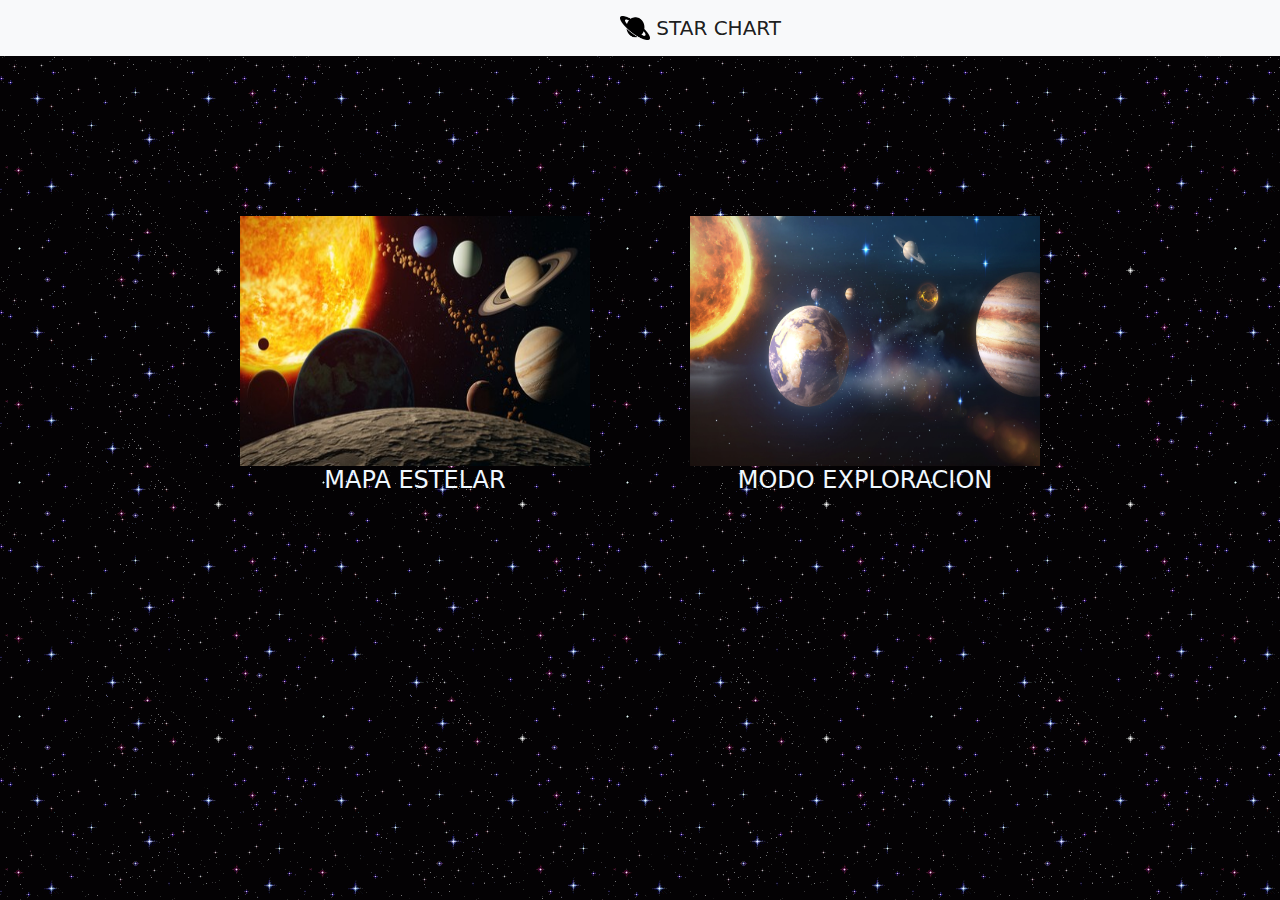
<file: index.html>
<!DOCTYPE html>
<html lang="en">
<head>
    <meta charset="UTF-8">
    <meta http-equiv="X-UA-Compatible" content="IE=edge">
    <meta name="viewport" content="width=device-width, initial-scale=1.0">
    <link href="/css/bootstrap.min.css" rel="stylesheet">
    <link href="estilos/index.css" rel="stylesheet">
    <meta name="description" content="Explora en diversos sitios los rincones del universo via informacion como en mapa estelar o en persona como el modo exploracion.">
    <meta name="keywords" content="EXPLORACION, UNIVERSO, MAPA ESTELAR, ESPACIO">
    <title>star chart</title>

</head>
<body>
    <nav class="navbar navbar-light bg-light">
        <div class="container-fluid" >
          <a class="navbar-brand" href="#" >
            <img src="/img/saturnoPng.png" alt="logo" width="30" height="24" class="d-inline-block align-text-top">
            star chart
          </a>
        </div>
      </nav>

      <div class="estelar">
          <a href="mapa.html">
              <img src="/img/mapaEstelar.jpg" width="350px" height="250px" alt="mapa estrellas">
             <h4>mapa estelar</h4>
            </a>
      </div>

      <div class="exploracion">
         <a href="exploracion.html">
          <img src="/img/ModoExploracion.jpg" width="350px" height="250px" alt="exploracion de estrellas">
           <h4> modo exploracion</h4>
        </a>
      </div>
      <script src="./js/bootstrap.min.js"></script>
</body>
</html>
</file>
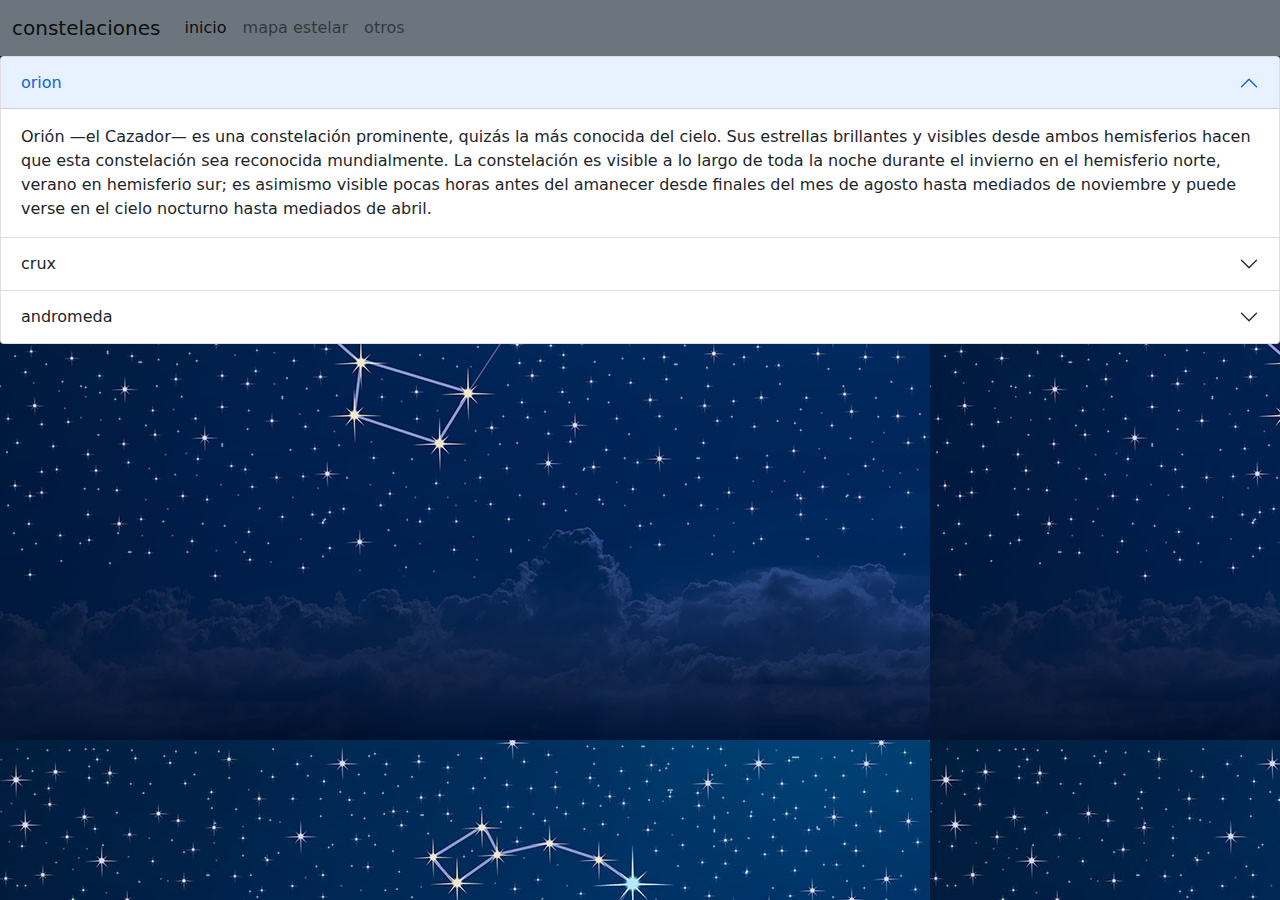
<file: constelaciones.html>
<!DOCTYPE html>
<html lang="en">
<head>
    <meta charset="UTF-8">
    <meta http-equiv="X-UA-Compatible" content="IE=edge">
    <meta name="viewport" content="width=device-width, initial-scale=1.0">
    <title>constelaciones</title>
    <link href="/css/bootstrap.min.css" rel="stylesheet">  
    <link href="/estilos/constelaciones.css" rel="stylesheet">
    <meta name="description" content="informacion y curiosidades acerca de principales constelaciones.">
    <meta name="keywords" content="CONSTELACION, CONSTELACIONES, ANDROMEDA, ORION, CRUX">
</head>
<body>
    <nav class="navbar navbar-expand-lg navbar-light bg-secondary">
        <div class="container-fluid">
          <a class="navbar-brand" href="#">constelaciones</a>
          <button class="navbar-toggler" type="button" data-bs-toggle="collapse" data-bs-target="#navbarNav" aria-controls="navbarNav" aria-expanded="false" aria-label="Toggle navigation">
            <span class="navbar-toggler-icon"></span>
          </button>
          <div class="collapse navbar-collapse" id="navbarNav">
            <ul class="navbar-nav">
              <li class="nav-item">
                <a class="nav-link active" aria-current="page" href="index.html">inicio</a>
              </li>
              <li class="nav-item">
                <a class="nav-link" href="mapa.html">mapa estelar</a>
              </li>
              <li class="nav-item">
                <a class="nav-link" href="#">otros</a>
              </li>
            </ul>
          </div>
        </div>
      </nav>
    <div class="accordion" id="accordionExample">
        <div class="accordion-item">
          <h2 class="accordion-header" id="headingOne">
            <button class="accordion-button" type="button" data-bs-toggle="collapse" data-bs-target="#collapseOne" aria-expanded="true" aria-controls="collapseOne">
              orion
            </button>
          </h2>
          <div id="collapseOne" class="accordion-collapse collapse show" aria-labelledby="headingOne" data-bs-parent="#accordionExample">
            <div class="accordion-body">
              Orión —el Cazador— es una constelación prominente, quizás la más conocida del cielo. Sus estrellas brillantes y visibles desde ambos hemisferios hacen que esta constelación sea reconocida mundialmente. La constelación es visible a lo largo de toda la noche durante el invierno en el hemisferio norte, verano en hemisferio sur; es asimismo visible pocas horas antes del amanecer desde finales del mes de agosto hasta mediados de noviembre y puede verse en el cielo nocturno hasta mediados de abril. 
            </div>
          </div>
        </div>
        <div class="accordion-item">
          <h2 class="accordion-header" id="headingTwo">
            <button class="accordion-button collapsed" type="button" data-bs-toggle="collapse" data-bs-target="#collapseTwo" aria-expanded="false" aria-controls="collapseTwo">
              crux
            </button>
          </h2>
          <div id="collapseTwo" class="accordion-collapse collapse" aria-labelledby="headingTwo" data-bs-parent="#accordionExample">
            <div class="accordion-body">
              Crux​ es una constelación del hemisferio sur celeste, compuesta por dos travesaños cruzados, uno de 4.2 y el otro de 5.4 grados de largo, y ocupa una zona de solo sesenta y ocho grados cuadrados, por lo que cubre apenas 1/600 del cielo. Es la más pequeña de las ochenta y ocho constelaciones que conforman la bóveda celeste según los límites marcados en 1930 por la Unión Astronómica Internacional (UAI).
            </div>
          </div>
        </div>
        <div class="accordion-item">
          <h2 class="accordion-header" id="headingThree">
            <button class="accordion-button collapsed" type="button" data-bs-toggle="collapse" data-bs-target="#collapseThree" aria-expanded="false" aria-controls="collapseThree">
              andromeda
            </button>
          </h2>
          <div id="collapseThree" class="accordion-collapse collapse" aria-labelledby="headingThree" data-bs-parent="#accordionExample">
            <div class="accordion-body">
              Andrómeda es una de las cuarenta y ocho constelaciones enumeradas por el astrónomo grecorromano del siglo II Claudio Ptolomeo, siendo en la actualidad una de las ochenta y ocho constelaciones modernas. Situada al norte del ecuador celeste, lleva el nombre de Andrómeda, la hija de Cefeo y Casiopea, que fue encadenada a una roca para ser devorada por el monstruo marino Ceto. Es más visible en las noches de otoño del hemisferio norte, al igual que otras constelaciones nombradas por personajes del mito de Perseo. Dada su declinación septentrional, Andrómeda solo es visible al norte de la latitud 40° sur. Para los observadores más meridionales, está siempre por debajo del horizonte.
            </div>
          </div>
        </div>
      </div>
      <script src="./js/bootstrap.min.js"></script>
</body>
</html>
</file>
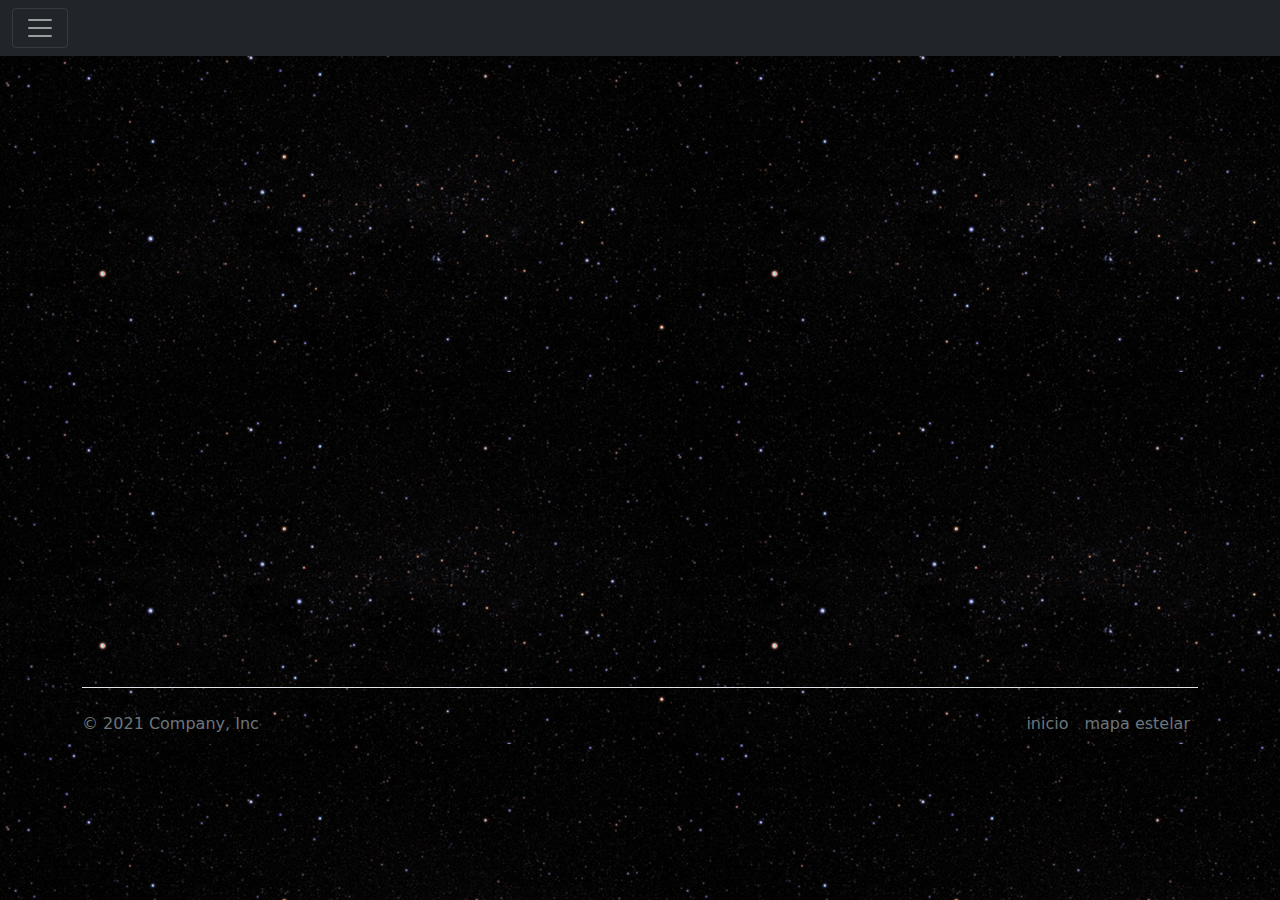
<file: exploracion.html>
<!DOCTYPE html>
<html lang="en">
<head>
    <meta charset="UTF-8">
    <meta http-equiv="X-UA-Compatible" content="IE=edge">
    <meta name="viewport" content="width=device-width, initial-scale=1.0">
    <link href="/css/bootstrap.min.css" rel="stylesheet"> 
    <link href="/estilos/exploracion.css" rel="stylesheet">
    <meta name="description" content="vive en carne y hueso las maravillas del universo observable.">
    <meta name="keywords" content="MODO EXPLORACION, UNIVERSO, ESPACIO">
    <title>Modo Exploracion</title>
</head>
<body>
    <div class="collapse" id="navbarToggleExternalContent">
        <div class="bg-dark p-4">
          <h5 class="text-white h4">Modo Exploracion</h5>
          <span class="text-muted">Descarga y vive una experiencia unica viajando por el universo.</span>
        </div>
      </div>
      <nav class="navbar navbar-dark bg-dark">
        <div class="container-fluid">
          <button class="navbar-toggler" type="button" data-bs-toggle="collapse" data-bs-target="#navbarToggleExternalContent" aria-controls="navbarToggleExternalContent" aria-expanded="false" aria-label="Toggle navigation">
            <span class="navbar-toggler-icon"></span>
          </button>
        </div>
      </nav>
    <iframe src="https://spaceengine.org/#arrowabout" width="500px" height="600px" class="frame"></iframe>
    <div class="container">
        <footer class="d-flex flex-wrap justify-content-between align-items-center py-3 my-4 border-top">
          <p class="col-md-4 mb-0 text-muted">© 2021 Company, Inc</p>
      
          <a href="/" class="col-md-4 d-flex align-items-center justify-content-center mb-3 mb-md-0 me-md-auto link-dark text-decoration-none">
            <svg class="bi me-2" width="40" height="32"><use xlink:href="#bootstrap"></use></svg>
          </a>
      
          <ul class="nav col-md-4 justify-content-end">
            <li class="nav-item"><a href="index.html" class="nav-link px-2 text-muted">inicio</a></li>
            <li class="nav-item"><a href="mapa.html" class="nav-link px-2 text-muted">mapa estelar</a></li>
          </ul>
        </footer>
      </div>
    <script src="./js/bootstrap.min.js"></script>
</body>
</html>
</file>
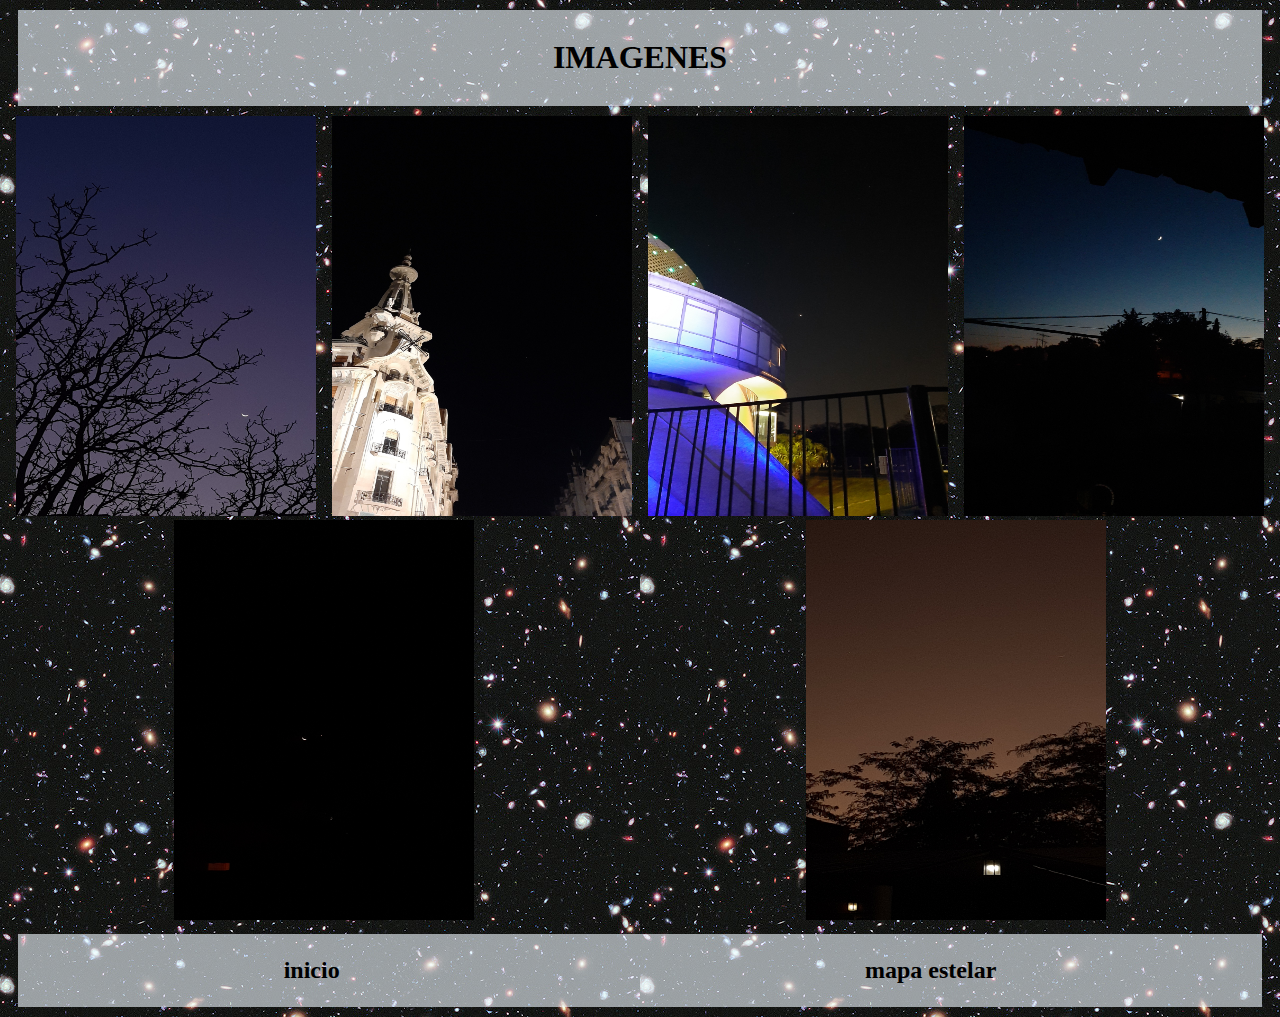
<file: imagenes.html>
<!DOCTYPE html>
<html lang="en">
<head>
    <meta charset="UTF-8">
    <meta http-equiv="X-UA-Compatible" content="IE=edge">
    <meta name="viewport" content="width=device-width, initial-scale=1.0">
    <meta name="description" content="Imagenes del cielo nocturno en diversos lados.">
    <meta name="keywords" content="IMAGENES, ESPACIO, INSTAGRAM, UNIVERSO">
    <link rel="stylesheet" href="estilos/imagenes.css">
    <title>imagenes</title>
</head>
<body>
    <header>
        <h1>imagenes</h1>
    </header>

    <div class="contenedor">
        <a href="https://www.instagram.com/p/CZpWCU3JkVp/"><img src="img/20211009_192010.jpg" alt="espacio"></a>
        <a href="https://www.instagram.com/p/CZpV5l2J8Q7/"><img src="img/20211010_035431.jpg" alt="espacio"></a>
        <a href="https://www.instagram.com/p/CZpVlF7JuQD/"><img src="img/20211024_205306.jpg" alt="espacio"></a>
        <a href="https://www.instagram.com/p/CZpVWtLJnh7/"><img src="img/20211130_050353.jpg" alt="esapcio"></a>
        <a href="https://www.instagram.com/p/CZpWPLlpdpT/"><img src="img/20211206_210550.jpg" alt="esapcio"></a>
        <a href="https://www.instagram.com/p/CZpUnPAJ7Ll/"><img src="img/20220130_060058.jpg" alt="espacio"></a>


    </div>
    

    <footer>
        <a href="index.html"><h2>inicio</h2></a>
        <a href="mapa.html"><h2>mapa estelar</h2></a>
    </footer>
</body>
</html>
</file>
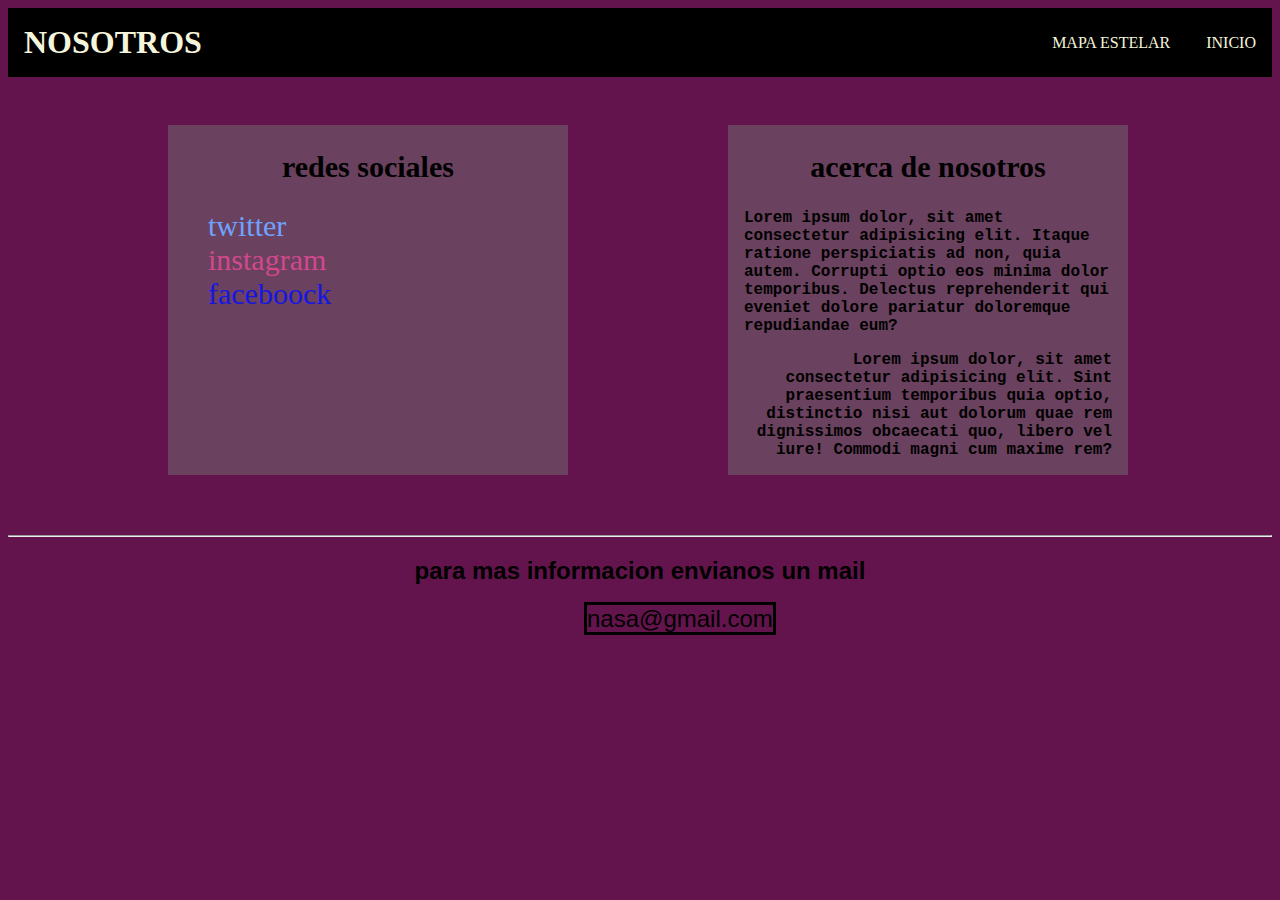
<file: nosotros.html>
<!DOCTYPE html>
<html lang="en">
<head>
    <meta charset="UTF-8">
    <meta http-equiv="X-UA-Compatible" content="IE=edge">
    <link href="css/estilo.css" rel="stylesheet">
    <meta name="viewport" content="width=device-width, initial-scale=1.0">
    <meta name="description" content="acerca de nosotros.">
    <meta name="keywords" content="NOSOTROS, TWITTER, INSTAGRAM, FACEBOOCK">
    <title>nosotros</title>
</head>
<body>
    <header class="cabecero"> 
        <h1>nosotros</h1>
        <nav>   
          <ul>
              <li><a href="mapa.html">mapa estelar</a></li>
              <li><a href="index.html">inicio</a></li>
          </ul>
       </nav>
    </header>
    <section class="seccion1">
        <h2>redes sociales</h2>
        <nav>
            <ul>
                <li><a class="twitter" href="#">twitter</a></li>
                <li><a class="instagram" href="#">instagram</a></li>
                <li><a class="faceboock" href="#">faceboock</a></li>
            </ul>
        </nav>
    </section>

    <section class="seccion2">
        <h2>acerca de nosotros</h2>
          <p class="primerEstilo"> Lorem ipsum dolor, sit amet consectetur adipisicing elit. Itaque ratione perspiciatis ad non, quia autem. Corrupti optio eos minima dolor temporibus. Delectus reprehenderit qui eveniet dolore pariatur doloremque repudiandae eum?
          </p>
        <p class="segundoEstilo">
            Lorem ipsum dolor, sit amet consectetur adipisicing elit. Sint praesentium temporibus quia optio, distinctio nisi aut dolorum quae rem dignissimos obcaecati quo, libero vel iure! Commodi magni cum maxime rem?
        </p>
    </section>
    <br>
    <br>
    <br>
    <br>
    <br>
    <br>
    <br>
    <br>
    <br>
    <br>
    <br>
    <br>
    <br>
    <br>
    <br>
    <br>
    <br>
    <br>
    <br>
    <br>
    <br>
    <br>
    <br>
    <br>
    <br>
    <hr>
    <footer><h2 class="parrafoConEstilo">para mas informacion envianos un mail</h2>
    <a href="#" class="parrafoConEstilo">nasa@gmail.com</a></footer>
    

</body>
</html>
</file>
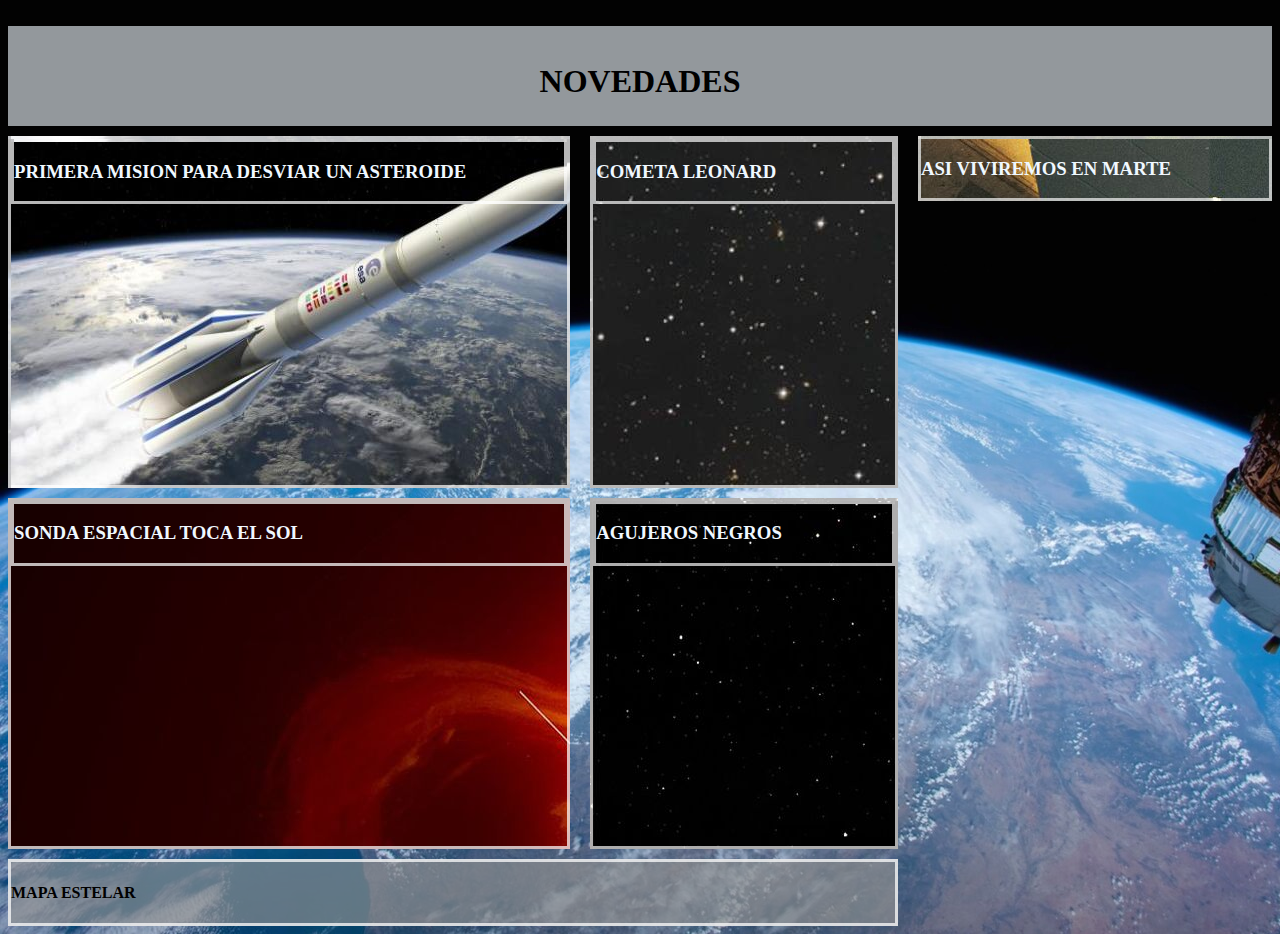
<file: novedades.html>
<!DOCTYPE html>
<html lang="en">
<head>
    <meta charset="UTF-8">
    <meta http-equiv="X-UA-Compatible" content="IE=edge">
    <meta name="viewport" content="width=device-width, initial-scale=1.0">
    <title>Novedades</title>
    <link href="./estilos/style2.css" rel="stylesheet">
    <meta name="description" content="novedades y noticas acerca de lo que pasa ultimamente en las profundidades del universo." >  
    <meta name="keywords" content="NOVEDADES, NOTICIAS, ASTEROIDE, COMETA, SOL, SONDA, AGUJEROS NEGROS">
</head>
<body id="fondoBody"> <img>
    <div id="gridNovedades">
        <header class="header__contenido">
          <h1> novedades </h1>
        </header>
        <a class="section__contenido" href="https://www.lanacion.com.ar/sociedad/primera-mision-de-prueba-para-defender-el-planeta-como-sera-el-impacto-de-la-nave-de-la-nasa-contra-nid25112021/" target="_blank">
            <section class="section__contenido"> <h3>primera mision para desviar un asteroide</h3></section>
        </a>
        <a class="section__contenido2" href="https://cadenaser.com/ser/2021/12/12/ciencia/1639325143_834204.html" target="_blank">
            <section class="section__contenido2"><h3>COMETA LEONARD</h3></section>
        </a>
        <a class="section__contenido3" href="https://elpais.com/ciencia/2021-12-15/una-sonda-espacial-de-la-nasa-toca-el-sol.html" target="_blank">
            <section class="section__contenido3"><h3>sonda espacial toca el sol</h3></section>
        </a>
        <a class="section__contenido4" href="https://elpais.com/ciencia/vacio-cosmico/2021-11-23/agujeros-negros-tan-antiguos-como-el-mismo-universo-los-primordiales.html" target="_blank">
            <section class="section__contenido4"> <h3>agujeros negros</h3></section>
        </a> 
        <a class="aside_contenido" href="https://elpais.com/eps/2021-11-05/asi-viviremos-en-marte.html" target="_blank">   
            <aside class="aside__contenido"><h3>asi viviremos en marte</h3></aside>
        </a>
        <footer class="footer__contenido"><a href="mapa.html"><h4>mapa estelar</h4></a></footer> 

        

    </div>
    
    
</body>
</html>
</file>
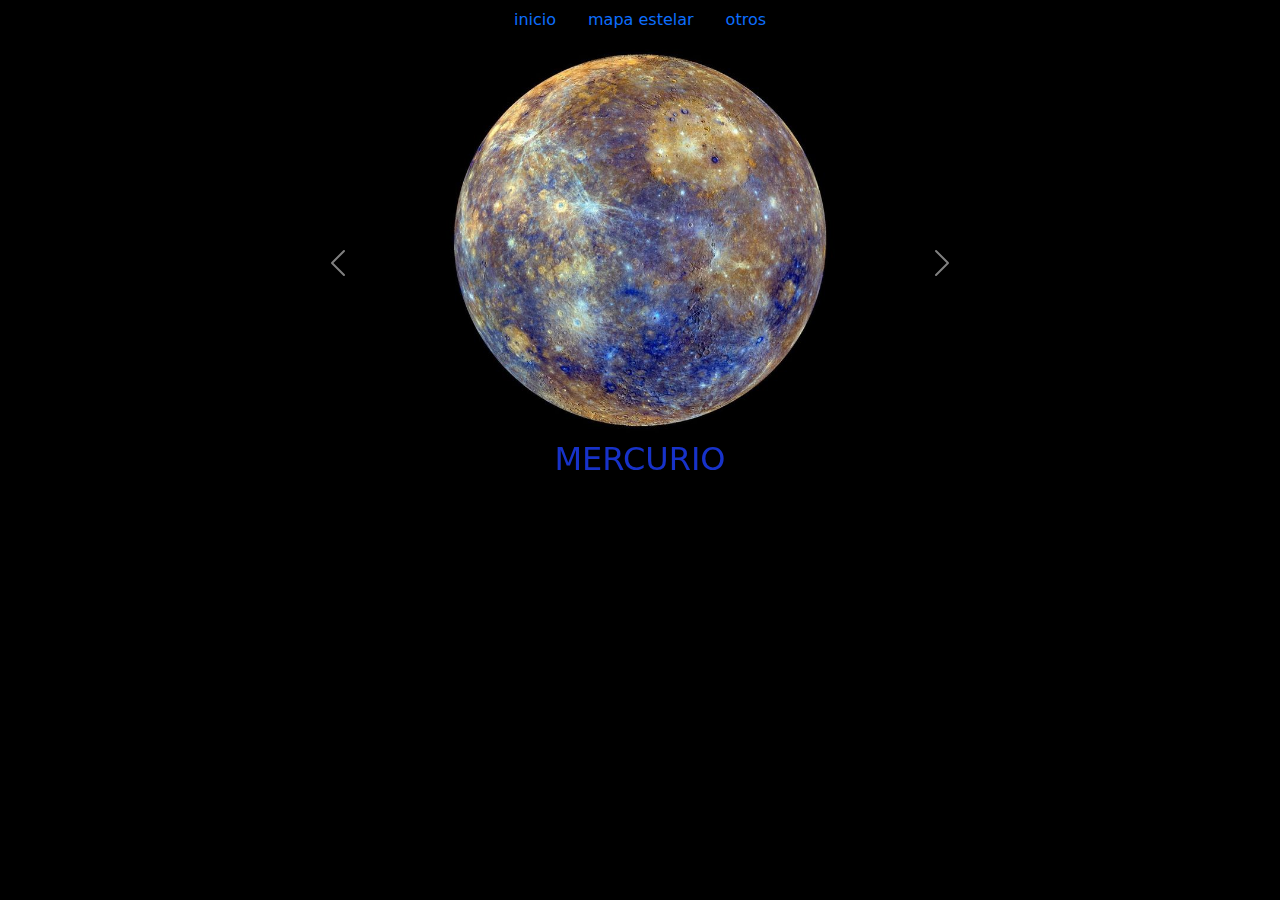
<file: planetas.html>
<!DOCTYPE html>
<html lang="en">
<head>
    <meta charset="UTF-8">
    <meta http-equiv="X-UA-Compatible" content="IE=edge">
    <meta name="viewport" content="width=device-width, initial-scale=1.0">
    <link href="/css/bootstrap.min.css" rel="stylesheet"> 
    <link href="/estilos/planetas.css" rel="stylesheet">
    <meta name="description" content="Informacion basica acerca de los planetas del sistema solar.">
    <meta name="keywords" content="PLANETAS, MERCURIO, VENUS, TIERRA, MARTES, JUPITER, SATURNO, URANO, NEPTUNO">
    <title>planetas</title>
</head>
<ul class="nav justify-content-center">
    <li class="nav-item">
      <a class="nav-link active" aria-current="page" href="index.html">inicio</a>
    </li>
    <li class="nav-item">
      <a class="nav-link" href="mapa.html">mapa estelar </a>
    </li>
    <li class="nav-item">
      <a class="nav-link" href="#">otros</a>
    </li>
  </ul>
<ul class="nav justify-content-center">
<body>
    <div id="carouselExampleFade" class="carousel slide carousel-fade" data-bs-ride="carousel">
        <div class="carousel-inner">
          <div class="carousel-item active">
            <img src="/img/mercurio.jpg" class="d-block w-100" alt="mercurio">
            <h2>mercurio</h2>
          </div>
          <div class="carousel-item">
            <img src="/img/venus.jpg" class="d-block w-100" alt="venus">
            <h2>venus</h2>
          </div>
          <div class="carousel-item">
            <img src="/img/tierra.jpg" class="d-block w-100" alt="tierra">
            <h2>tierra</h2>
          </div>
          <div class="carousel-item">
            <img src="img/marte1.jpg" class="d-block w-100" alt="marte">
            <h2>marte</h2>
          </div>
          <div class="carousel-item">
            <img src="img/PIA22946-Jupiter-RedSpot-JunoSpacecraft-20190212.jpg" class="d-block w-100" alt="jupiter">
            <h2>jupiter</h2>
          </div>
          <div class="carousel-item">
            <img src="img/saturno.png" class="d-block w-100" alt="saturno">
            <h2>saturno</h2>
          </div>
          <div class="carousel-item">
            <img src="img/neptuno.jpg" class="d-block w-100" alt="neptuno">
            <h2>neptuno</h2>
          </div>
          <div class="carousel-item">
            <img src="img/Uranus2.jpg" class="d-block w-100" alt="urano">
            <h2>urano</h2>
          </div>
        </div>
        <button class="carousel-control-prev" type="button" data-bs-target="#carouselExampleFade" data-bs-slide="prev">
          <span class="carousel-control-prev-icon" aria-hidden="true"></span>
          <span class="visually-hidden">Previous</span>
        </button>
        <button class="carousel-control-next" type="button" data-bs-target="#carouselExampleFade" data-bs-slide="next">
          <span class="carousel-control-next-icon" aria-hidden="true"></span>
          <span class="visually-hidden">Next</span>
        </button>
      </div>

    <script src="./js/bootstrap.min.js"></script>
</body>
</html>
</file>
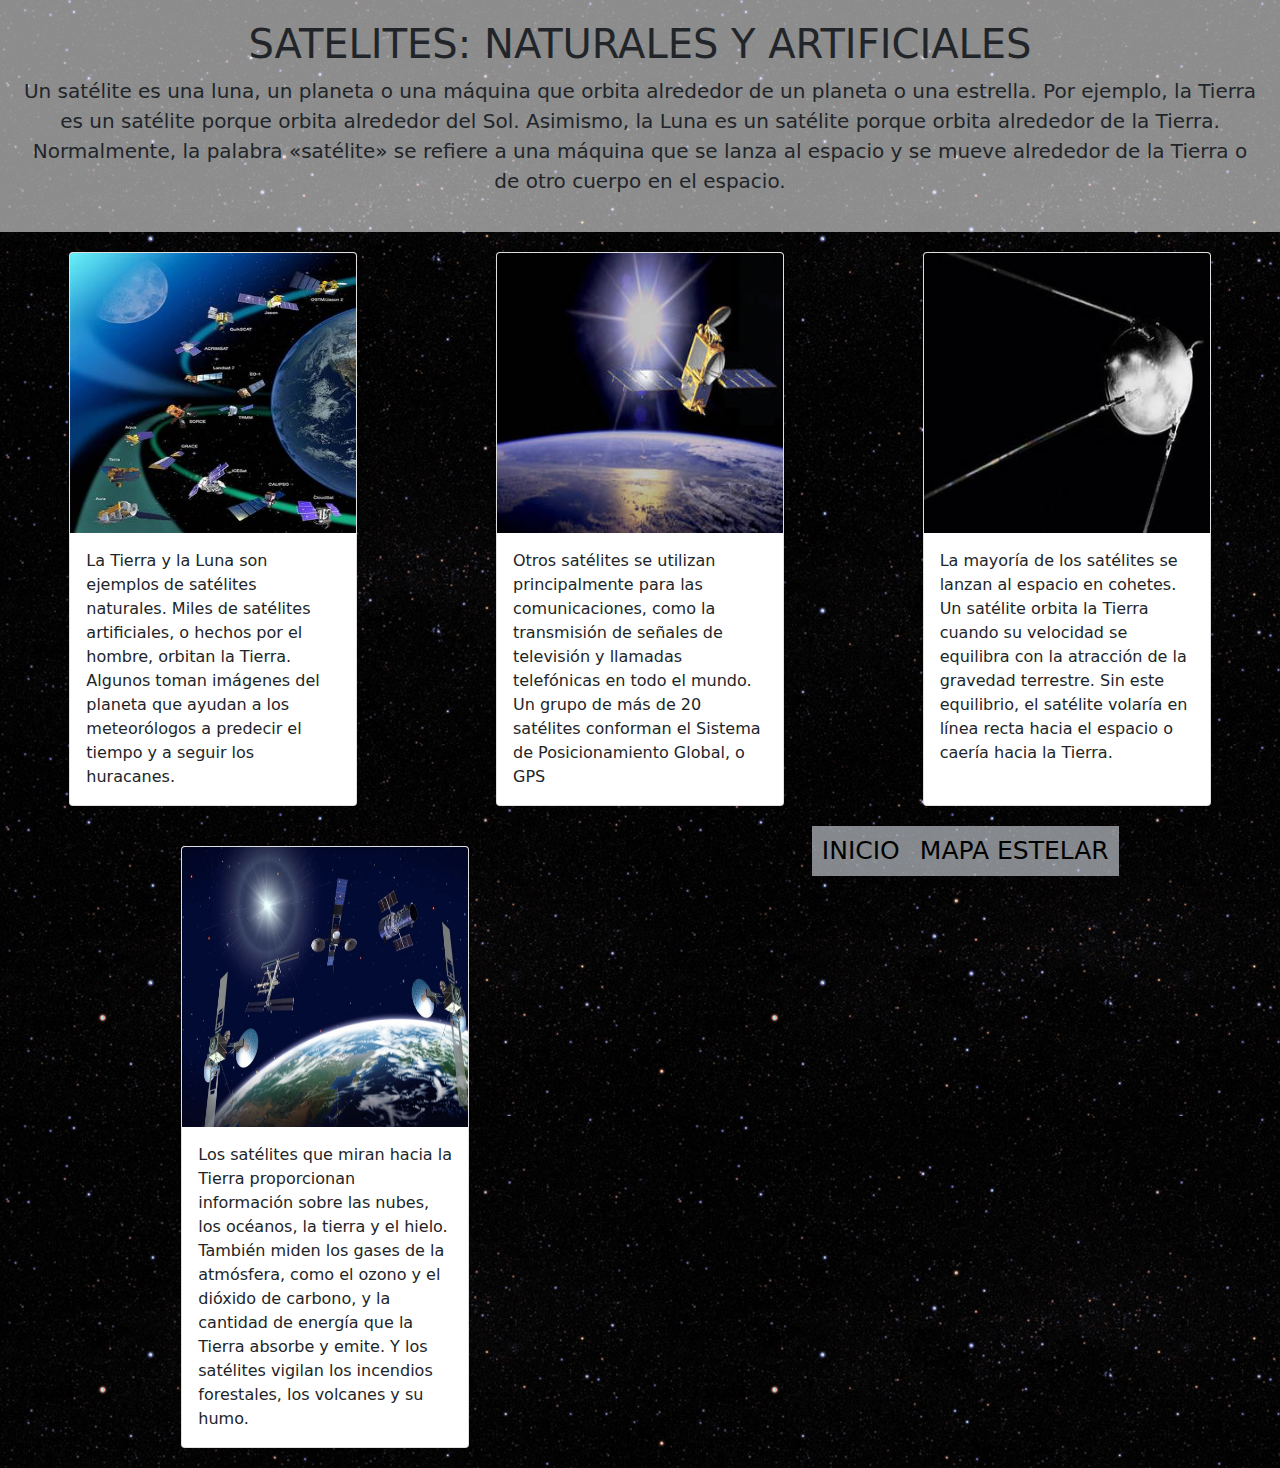
<file: satelites.html>
<!DOCTYPE html>
<html lang="en">
<head>
    <meta charset="UTF-8">
    <meta http-equiv="X-UA-Compatible" content="IE=edge">
    <meta name="viewport" content="width=device-width, initial-scale=1.0">
    <meta name="description" content="informacion basica acerca de satelites naturales y artificales">
    <meta name="keywords" content="ARTIFICIAL, SATELITE, SONDA, LUNA, MAQUINA">
    <link rel="stylesheet" href="css/satelites.css">
    <title>satelites</title>
    <link rel="stylesheet" href="css/bootstrap.css">
</head>
<body>
   <header>
       
    <h1>satelites: naturales y artificiales</h1>
    <p>Un satélite es una luna, un planeta o una máquina que orbita alrededor de un planeta o una estrella. Por ejemplo, la Tierra es un satélite porque orbita alrededor del Sol. Asimismo, la Luna es un satélite porque orbita alrededor de la Tierra. Normalmente, la palabra «satélite» se refiere a una máquina que se lanza al espacio y se mueve alrededor de la Tierra o de otro cuerpo en el espacio.
    </p>
</header>

<div class="contenedor">

 <div class="card" style="width: 18rem;">
    <img src="img/satelite1.jpg" class="card-img-top" alt="satelite">
    <div class="card-body">
      <p class="card-text">La Tierra y la Luna son ejemplos de satélites naturales. Miles de satélites artificiales, o hechos por el hombre, orbitan la Tierra. Algunos toman imágenes del planeta que ayudan a los meteorólogos a predecir el tiempo y a seguir los huracanes.</p>
    </div>
  </div>
  <div class="card" style="width: 18rem;">
    <img src="img/satelite2.jpg" class="card-img-top" alt="satelite artificial">
    <div class="card-body">
      <p class="card-text">Otros satélites se utilizan principalmente para las comunicaciones, como la transmisión de señales de televisión y llamadas telefónicas en todo el mundo. Un grupo de más de 20 satélites conforman el Sistema de Posicionamiento Global, o GPS</p>
    </div>
  </div>
  <div class="card" style="width: 18rem;">
    <img src="img/satelite3.jpg" class="card-img-top" alt="satelite artificial">
    <div class="card-body">
      <p class="card-text">La mayoría de los satélites se lanzan al espacio en cohetes. Un satélite orbita la Tierra cuando su velocidad se equilibra con la atracción de la gravedad terrestre. Sin este equilibrio, el satélite volaría en línea recta hacia el espacio o caería hacia la Tierra.</p>
    </div>
  </div>
  <div class="card" style="width: 18rem;">
    <img src="img/satelite4.jpg" class="card-img-top" alt="tipos de satelites">
    <div class="card-body">
      <p class="card-text">Los satélites que miran hacia la Tierra proporcionan información sobre las nubes, los océanos, la tierra y el hielo. También miden los gases de la atmósfera, como el ozono y el dióxido de carbono, y la cantidad de energía que la Tierra absorbe y emite. Y los satélites vigilan los incendios forestales, los volcanes y su humo.</p>
    </div>
  </div>

  <footer>
      <div class="footerH2">
         <a href="index.html"> <h2>inicio</h2> </a> <a href="mapa.html"> <h2>mapa estelar</h2> </a>
      </div>
</footer>
</body>
</html>
</file>
<file: estilos/index.css>
body {
    background-image: url("/img/gifFonde.gif");
}

.navbar-brand {
    margin-left: 38rem;
}

.estelar {
    overflow: auto;
    float: left;
    margin-top: 10rem;
    margin-left: 15rem;
}

.exploracion {
    overflow: auto;
    float: right;
    margin-top: 10rem;
    margin-right: 15rem;
}

h4 {
    text-align: center ;
}

a {
    text-decoration: none;
    color: aliceblue;
    text-transform: uppercase;
}

img:hover{
    border: 5px solid rgba(233, 233, 233, 0.651);
}
</file>
<file: estilos/constelaciones.css>
body {
    background-image: url("/img/fondoConst.jpg");
}
</file>
<file: estilos/exploracion.css>
body {
    background-image: url("/img/estrellasFondo.jpg");
}
</file>
<file: estilos/imagenes.css>
body {
    background-image: url("/img/espacioFondo.jpg");
}

img {
    width: 300px;
    height: 400px;
}

img:hover{
    border: 2px solid rgba(245, 245, 220, 0.575);
}

.contenedor {
    display: flex;
    justify-content: space-around;
    align-items: center;
    flex-wrap: wrap;
}

header {
    background-color: rgba(240, 248, 255, 0.623);
    padding: 8px;
    margin: 10px;
}

h1 {
    text-transform: uppercase;
    font-family: 'Times New Roman', Times, serif;
    text-align: center;
}

footer {
    background-color: rgba(240, 248, 255, 0.616);
    padding: 3px;
    margin: 10px;
    display: flex;
    justify-content: space-around;
}

a{
    text-decoration: none;
    color: black;
}

a:hover {
    border-bottom: 2px solid black;
}
</file>
<file: css/estilo.css>
.faceboock {
  color: #1515e4;
}

.instagram {
  color: #d3488d;
}

.twitter {
  color: #6fa2ff;
}

.seccion2 {
  background-color: rgba(114, 114, 114, 0.486);
  font-size: 20px;
  height: 350px;
  width: 400px;
  text-align: center;
}

.seccion1 {
  background-color: rgba(114, 114, 114, 0.486);
  font-size: 20px;
  height: 350px;
  width: 400px;
  text-align: left;
}

.seccion1 h2 {
  text-align: center;
}

.seccion1 li {
  display: block;
}

.seccion1 li a {
  text-decoration: none;
  font-size: 30px;
}

section {
  margin-left: 10rem;
  margin-top: 3rem;
  float: left;
}

.primerEstilo, .segundoEstilo {
  font-family: 'Courier New', Courier, monospace;
  font-weight: bold;
  text-align: left;
  font-size: 16px;
  margin: 1rem;
}

.segundoEstilo {
  text-align: right;
}

.parrafoConEstilo {
  font-family: Arial, Helvetica, sans-serif;
  font-size: 1.5rem;
  text-align: center;
}

footer a {
  text-decoration: none;
  color: black;
  margin-left: 36rem;
  border: 3px solid black;
}

.cabecero {
  background-color: black;
  display: -webkit-box;
  display: -ms-flexbox;
  display: flex;
  -webkit-box-align: center;
      -ms-flex-align: center;
          align-items: center;
  -webkit-box-pack: justify;
      -ms-flex-pack: justify;
          justify-content: space-between;
}

.cabecero h1 {
  color: beige;
  text-transform: uppercase;
  margin: 1rem;
}

.cabecero li {
  display: inline-block;
}

.cabecero li a {
  text-decoration: none;
  color: beige;
  text-transform: uppercase;
  margin: 1rem;
}

.cabecero li a:hover {
  border-bottom: 1px solid beige;
}

body {
  background-color: #64144c;
}
/*# sourceMappingURL=estilo.css.map */
</file>
<file: estilos/style2.css>
/* fondo body*/

#fondoBody {
    background-color: blueviolet;
    background-image: url("/img/fondoBody.jpg");
}

/* grid */

#gridNovedades {
    display: grid;
    grid-template-areas: 
    "header header header header header"
    "info1 info1 info2 info2 aside"
    "info1 info1 info2 info2 aside"
    "info1 info1 info2 info2 aside"
    "info3 info3 info4 info4 aside"
    "info3 info3 info4 info4 aside"
    "info3 info3 info4 info4 aside"
    "footer footer footer footer aside";

    grid-template-rows: 100px 1fr 1fr 1fr 1fr 1fr 1fr;
    grid-template-columns: 20% auto 15%;
    grid-row-gap: 10px;
    grid-column-gap: 20px ;
    height: 100vh;
}

.header__contenido {
    background-color: rgba(240, 248, 255, 0.61);
    grid-area: header;
    text-align: center;
    text-transform: uppercase;
    padding-top: 1rem;
}

.section__contenido {
    background-color: rgba(240, 248, 255, 0.479);
    background-image: url("/img/cohete2.jpeg");
    border: rgba(255, 255, 255, 0.719) solid;
    grid-area: info1;

}

.section__contenido2 {
    background-color: rgba(240, 248, 255, 0.486);
    background-image: url("/img/cometa.jpg");
    border: rgba(255, 255, 255, 0.685) solid;
    grid-area: info2;
}

.section__contenido3 {
    background-color: rgba(240, 248, 255, 0.486);
    background-image: url("/img/sonda.jpg");
    border: rgba(255, 255, 255, 0.726) solid;
    grid-area: info3;
}

.section__contenido4 {
    background-color: rgba(240, 248, 255, 0.466);
    background-image: url("/img/aguj.jpg");
    border: rgba(255, 255, 255, 0.678) solid;
    grid-area: info4;
}

.aside__contenido {
    background-color: rgba(240, 248, 255, 0.452);
    background-image: url("/img/marte.jpg");
    border: rgba(255, 255, 255, 0.671) solid;
    grid-area: aside;
}

.footer__contenido {
    background-color: rgba(146, 146, 146, 0.658);
    border: rgba(255, 255, 255, 0.733) solid ;
    grid-area: footer;
}

/*   a  y h3   */

a {
    text-decoration: none;
    color: aliceblue;
    text-transform: uppercase;
}

h4 {
    color: rgb(0, 0, 0);
}
</file>
<file: estilos/planetas.css>
body {
   background-color: black;
}
img {
    width: 500px;
    height: 400px;
}

h2 {
    text-align: center;
    text-transform: uppercase;
    color: rgb(23, 50, 201);
}
</file>
<file: css/satelites.css>
header {
  background-color: rgba(255, 255, 255, 0.548);
  padding: 20px;
}

header h1 {
  text-align: center;
  text-transform: uppercase;
}

header p {
  text-align: center;
  font-size: 20px;
}

.contenedor {
  display: -webkit-box;
  display: -ms-flexbox;
  display: flex;
  -ms-flex-pack: distribute;
      justify-content: space-around;
  -ms-flex-wrap: wrap;
      flex-wrap: wrap;
}

.contenedor .card {
  margin: 20px;
}

img {
  width: 350px;
  height: 280px;
}

body {
  background-image: url("/img/estrellasFondo.jpg");
}

.footerH2 {
  background-color: rgba(240, 248, 255, 0.548);
  display: -webkit-box;
  display: -ms-flexbox;
  display: flex;
  -webkit-box-align: center;
      -ms-flex-align: center;
          align-items: center;
  -webkit-box-pack: center;
      -ms-flex-pack: center;
          justify-content: center;
}

.footerH2 a {
  text-decoration: none;
  color: black;
}

.footerH2 a h2 {
  margin: 10px;
  text-transform: uppercase;
  font-size: 25px;
}

.footerH2 a:hover {
  color: azure;
  border: 3px solid white;
}
/*# sourceMappingURL=satelites.css.map */
</file>
